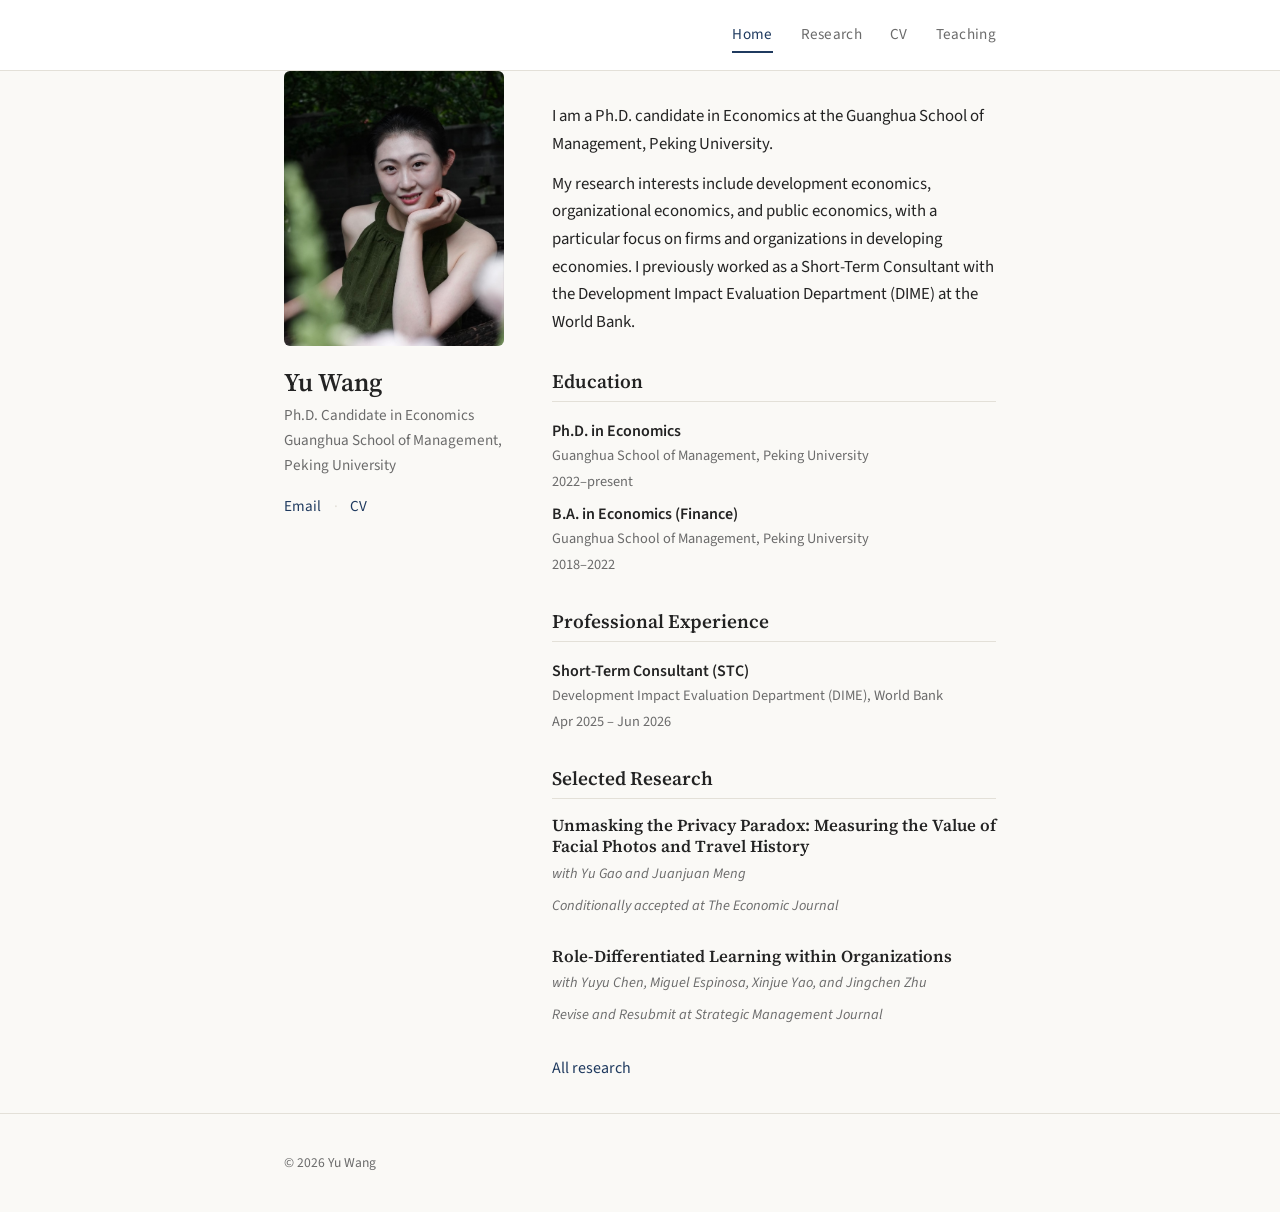
<file: index.html>
<!DOCTYPE html>
<html lang="en">
<head>
<meta charset="UTF-8">
<meta name="viewport" content="width=device-width, initial-scale=1.0">
<title>Yu Wang | Economics Ph.D. Candidate, Peking University</title>
<link rel="preconnect" href="https://fonts.googleapis.com">
<link rel="preconnect" href="https://fonts.gstatic.com" crossorigin>
<link href="https://fonts.googleapis.com/css2?family=Source+Sans+3:ital,wght@0,400;0,600;1,400&family=Source+Serif+4:wght@600;700&display=swap" rel="stylesheet">
<link rel="stylesheet" href="css/style.css">
</head>
<body>
<header class="site-header">
  <div class="container header-inner">
    <button class="nav-toggle" id="navToggle" aria-label="Toggle navigation" aria-expanded="false">
      <span></span><span></span><span></span>
    </button>
    <nav class="site-nav" id="siteNav">
      <a href="index.html" class="active">Home</a>
      <a href="research.html">Research</a>
      <a href="cv.html">CV</a>
      <a href="teaching.html">Teaching</a>
    </nav>
  </div>
</header>

<main class="container">
  <div class="home-grid">
    <aside class="home-sidebar">
      <div class="profile-photo">
        <img src="images/profile.jpg" alt="Yu Wang" onerror="this.parentElement.classList.add('no-photo')">
      </div>
      <h1>Yu Wang</h1>
      <p class="subtitle">Ph.D. Candidate in Economics<br>Guanghua School of Management, Peking University</p>
      <p class="links-row">
        <a href="mailto:yuphylliswang@gmail.com">Email</a>
        <span class="dot">·</span>
        <a href="cv.html">CV</a>
      </p>
    </aside>

    <div class="home-main">
      <div class="bio">
        <p>I am a Ph.D. candidate in Economics at the Guanghua School of Management, Peking University.</p>
        <p>My research interests include development economics, organizational economics, and public economics, with a particular focus on firms and organizations in developing economies. I previously worked as a Short-Term Consultant with the Development Impact Evaluation Department (DIME) at the World Bank.</p>
      </div>

      <section class="cv-section">
        <h2>Education</h2>
        <div class="cv-item">
          <div class="cv-item-main">
            <span class="cv-role">Ph.D. in Economics</span>
            <span class="cv-org">Guanghua School of Management, Peking University</span>
          </div>
          <span class="cv-date">2022–present</span>
        </div>
        <div class="cv-item">
          <div class="cv-item-main">
            <span class="cv-role">B.A. in Economics (Finance)</span>
            <span class="cv-org">Guanghua School of Management, Peking University</span>
          </div>
          <span class="cv-date">2018–2022</span>
        </div>
      </section>

      <section class="cv-section">
        <h2>Professional Experience</h2>
        <div class="cv-item">
          <div class="cv-item-main">
            <span class="cv-role">Short-Term Consultant (STC)</span>
            <span class="cv-org">Development Impact Evaluation Department (DIME), World Bank</span>
          </div>
          <span class="cv-date">Apr 2025 – Jun 2026</span>
        </div>
      </section>

      <section class="cv-section">
        <h2>Selected Research</h2>
        <div class="paper-entry">
          <h3 class="paper-title">Unmasking the Privacy Paradox: Measuring the Value of Facial Photos and Travel History</h3>
          <p class="paper-meta">with Yu Gao and Juanjuan Meng</p>
          <p class="paper-meta">Conditionally accepted at <em>The Economic Journal</em></p>
        </div>
        <div class="paper-entry">
          <h3 class="paper-title">Role-Differentiated Learning within Organizations</h3>
          <p class="paper-meta">with Yuyu Chen, Miguel Espinosa, Xinjue Yao, and Jingchen Zhu</p>
          <p class="paper-meta">Revise and Resubmit at <em>Strategic Management Journal</em></p>
        </div>
        <p><a href="research.html">All research</a></p>
      </section>
    </div>
  </div>
</main>

<footer class="site-footer">
  <div class="container">
    <p>&copy; <span id="year">2026</span> Yu Wang</p>
  </div>
</footer>

<script src="js/main.js"></script>
</body>
</html>
</file>
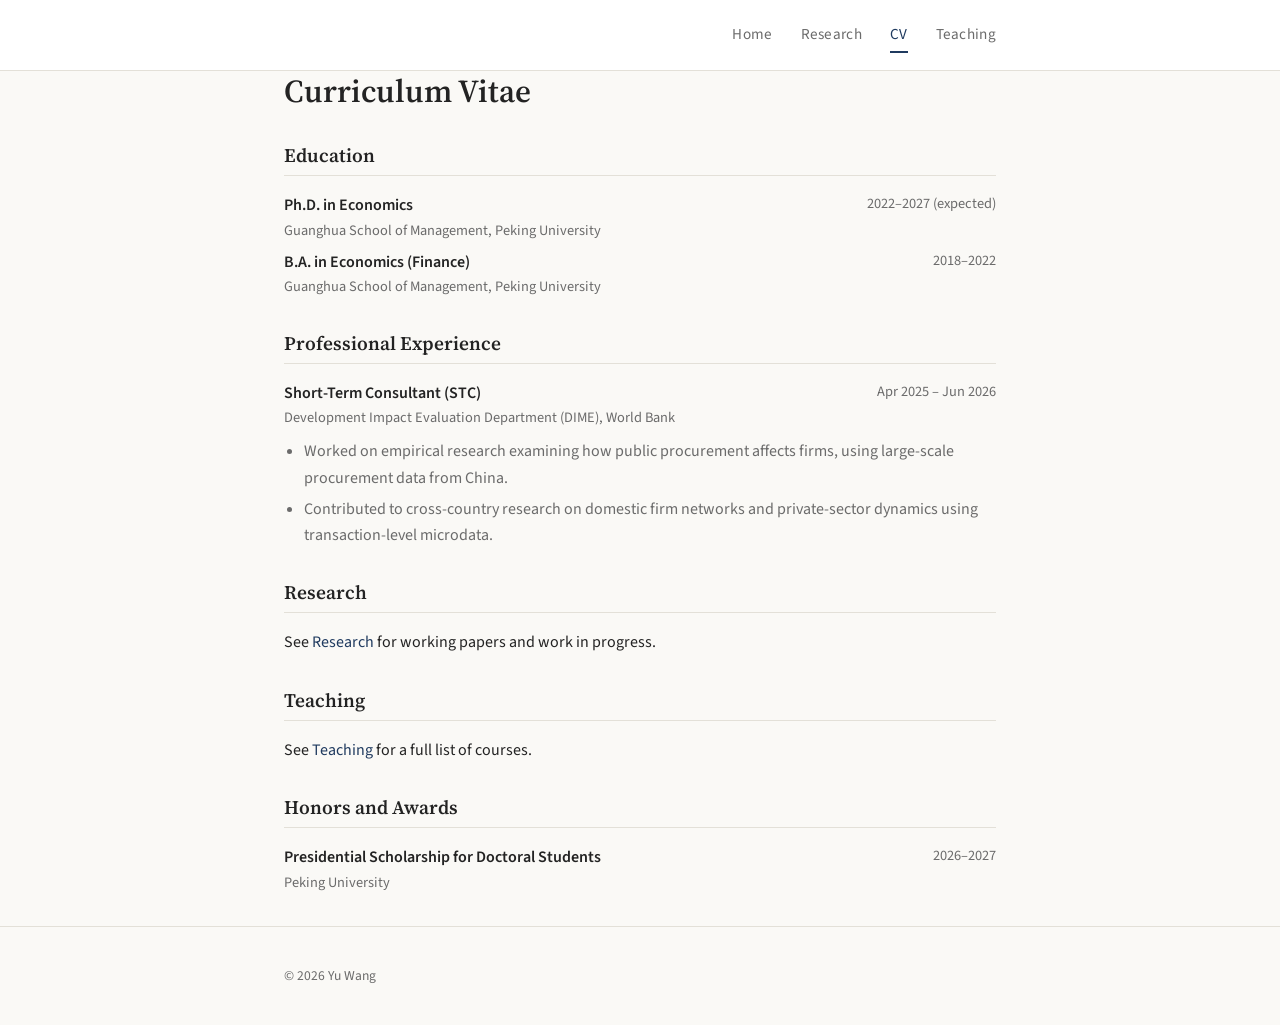
<file: cv.html>
<!DOCTYPE html>
<html lang="en">
<head>
<meta charset="UTF-8">
<meta name="viewport" content="width=device-width, initial-scale=1.0">
<title>CV | Yu Wang, Economics Ph.D. Candidate, Peking University</title>
<link rel="preconnect" href="https://fonts.googleapis.com">
<link rel="preconnect" href="https://fonts.gstatic.com" crossorigin>
<link href="https://fonts.googleapis.com/css2?family=Source+Sans+3:ital,wght@0,400;0,600;1,400&family=Source+Serif+4:wght@600;700&display=swap" rel="stylesheet">
<link rel="stylesheet" href="css/style.css">
</head>
<body>
<header class="site-header">
  <div class="container header-inner">
    <button class="nav-toggle" id="navToggle" aria-label="Toggle navigation" aria-expanded="false">
      <span></span><span></span><span></span>
    </button>
    <nav class="site-nav" id="siteNav">
      <a href="index.html">Home</a>
      <a href="research.html">Research</a>
      <a href="cv.html" class="active">CV</a>
      <a href="teaching.html">Teaching</a>
    </nav>
  </div>
</header>

<main class="container">
  <h1>Curriculum Vitae</h1>

  <section class="cv-section">
    <h2>Education</h2>
    <div class="cv-item">
      <div class="cv-item-main">
        <span class="cv-role">Ph.D. in Economics</span>
        <span class="cv-org">Guanghua School of Management, Peking University</span>
      </div>
      <span class="cv-date">2022–2027 (expected)</span>
    </div>
    <div class="cv-item">
      <div class="cv-item-main">
        <span class="cv-role">B.A. in Economics (Finance)</span>
        <span class="cv-org">Guanghua School of Management, Peking University</span>
      </div>
      <span class="cv-date">2018–2022</span>
    </div>
  </section>

  <section class="cv-section">
    <h2>Professional Experience</h2>
    <div class="cv-item">
      <div class="cv-item-main">
        <span class="cv-role">Short-Term Consultant (STC)</span>
        <span class="cv-org">Development Impact Evaluation Department (DIME), World Bank</span>
      </div>
      <span class="cv-date">Apr 2025 – Jun 2026</span>
    </div>
    <ul class="cv-bullets">
      <li>Worked on empirical research examining how public procurement affects firms, using large-scale procurement data from China.</li>
      <li>Contributed to cross-country research on domestic firm networks and private-sector dynamics using transaction-level microdata.</li>
    </ul>
  </section>

  <section class="cv-section">
    <h2>Research</h2>
    <p>See <a href="research.html">Research</a> for working papers and work in progress.</p>
  </section>

  <section class="cv-section">
    <h2>Teaching</h2>
    <p>See <a href="teaching.html">Teaching</a> for a full list of courses.</p>
  </section>

  <section class="cv-section">
    <h2>Honors and Awards</h2>
    <div class="cv-item">
      <div class="cv-item-main">
        <span class="cv-role">Presidential Scholarship for Doctoral Students</span>
        <span class="cv-org">Peking University</span>
      </div>
      <span class="cv-date">2026–2027</span>
    </div>
  </section>
</main>

<footer class="site-footer">
  <div class="container">
    <p>&copy; <span id="year">2026</span> Yu Wang</p>
  </div>
</footer>

<script src="js/main.js"></script>
</body>
</html>
</file>
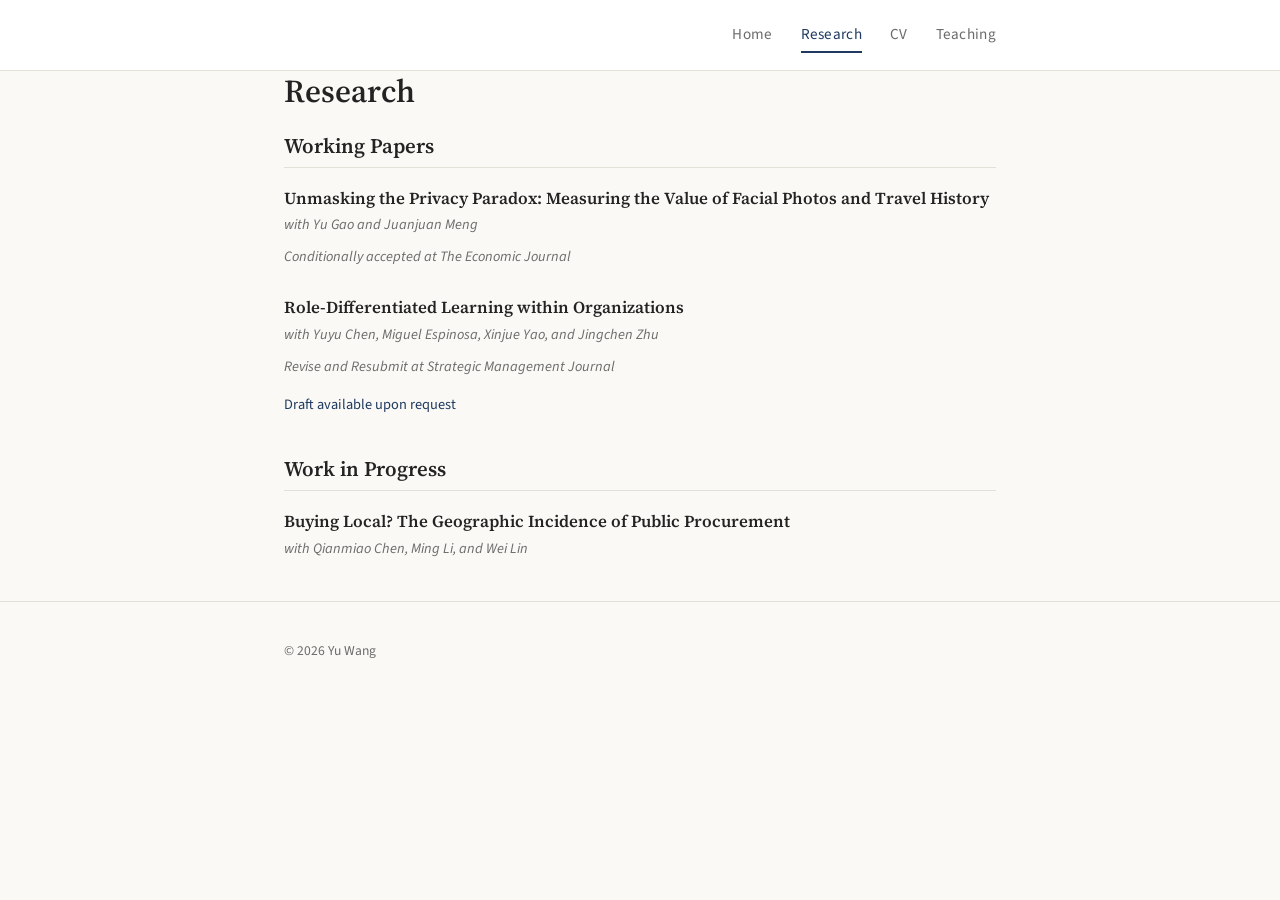
<file: research.html>
<!DOCTYPE html>
<html lang="en">
<head>
<meta charset="UTF-8">
<meta name="viewport" content="width=device-width, initial-scale=1.0">
<title>Research | Yu Wang, Peking University</title>
<link rel="preconnect" href="https://fonts.googleapis.com">
<link rel="preconnect" href="https://fonts.gstatic.com" crossorigin>
<link href="https://fonts.googleapis.com/css2?family=Source+Sans+3:ital,wght@0,400;0,600;1,400&family=Source+Serif+4:wght@600;700&display=swap" rel="stylesheet">
<link rel="stylesheet" href="css/style.css">
</head>
<body>
<header class="site-header">
  <div class="container header-inner">
    <button class="nav-toggle" id="navToggle" aria-label="Toggle navigation" aria-expanded="false">
      <span></span><span></span><span></span>
    </button>
    <nav class="site-nav" id="siteNav">
      <a href="index.html">Home</a>
      <a href="research.html" class="active">Research</a>
      <a href="cv.html">CV</a>
      <a href="teaching.html">Teaching</a>
    </nav>
  </div>
</header>

<main class="container">
  <h1>Research</h1>

  <section class="research-section">
    <h2>Working Papers</h2>

    <div class="paper-entry">
      <h3 class="paper-title">Unmasking the Privacy Paradox: Measuring the Value of Facial Photos and Travel History</h3>
      <p class="paper-meta">with Yu Gao and Juanjuan Meng</p>
      <p class="paper-meta">Conditionally accepted at <em>The Economic Journal</em></p>
    </div>

    <div class="paper-entry">
      <h3 class="paper-title">Role-Differentiated Learning within Organizations</h3>
      <p class="paper-meta">with Yuyu Chen, Miguel Espinosa, Xinjue Yao, and Jingchen Zhu</p>
      <p class="paper-meta">Revise and Resubmit at <em>Strategic Management Journal</em></p>
      <p class="paper-links">
        <a href="mailto:yuphylliswang@gmail.com?subject=Draft request">Draft available upon request</a>
      </p>
    </div>
  </section>

  <section class="research-section">
    <h2>Work in Progress</h2>
    <div class="paper-entry">
      <h3 class="paper-title">Buying Local? The Geographic Incidence of Public Procurement</h3>
      <p class="paper-meta">with Qianmiao Chen, Ming Li, and Wei Lin</p>
    </div>
  </section>
</main>

<footer class="site-footer">
  <div class="container">
    <p>&copy; <span id="year">2026</span> Yu Wang</p>
  </div>
</footer>

<script src="js/main.js"></script>
</body>
</html>
</file>
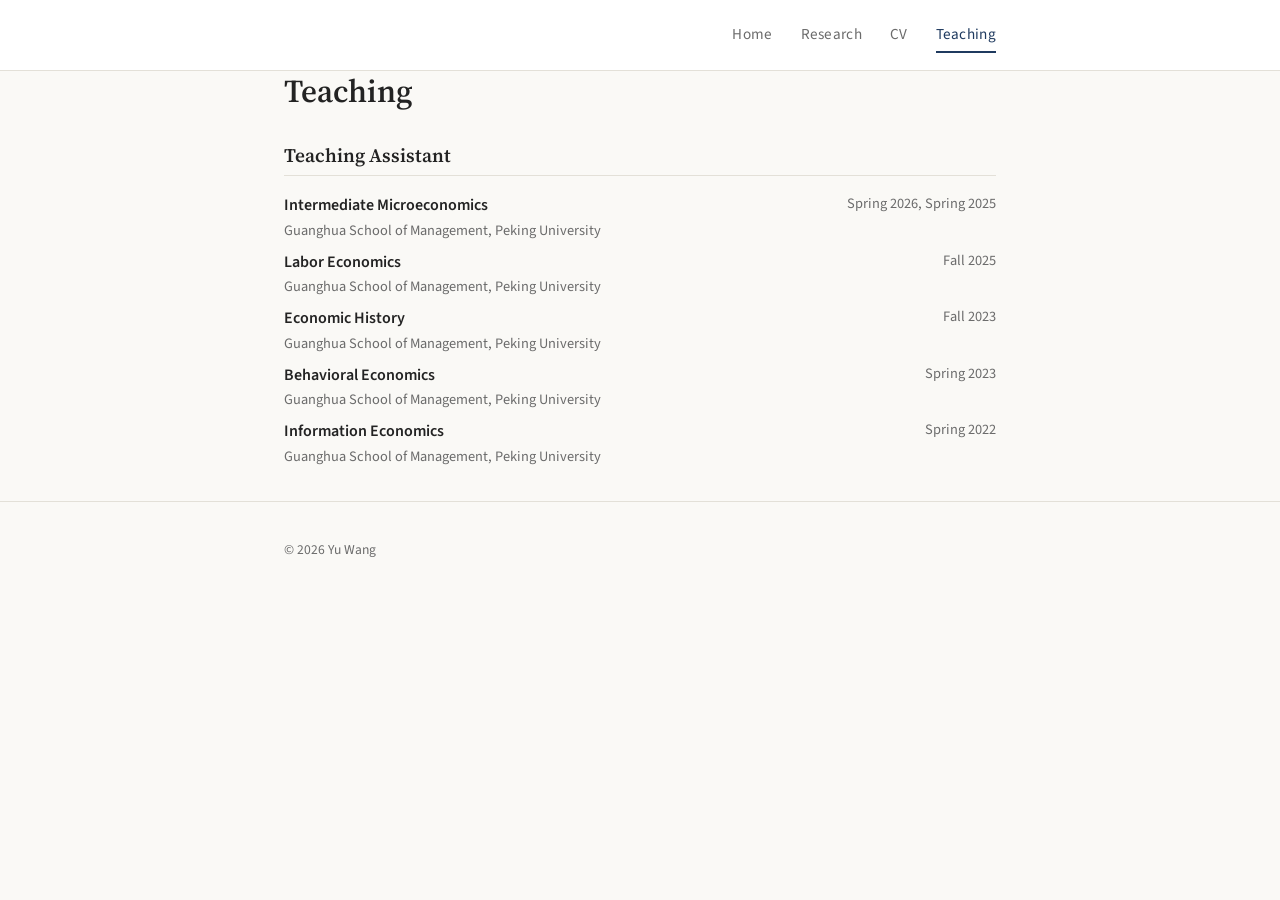
<file: teaching.html>
<!DOCTYPE html>
<html lang="en">
<head>
<meta charset="UTF-8">
<meta name="viewport" content="width=device-width, initial-scale=1.0">
<title>Teaching | Yu Wang, Peking University</title>
<link rel="preconnect" href="https://fonts.googleapis.com">
<link rel="preconnect" href="https://fonts.gstatic.com" crossorigin>
<link href="https://fonts.googleapis.com/css2?family=Source+Sans+3:ital,wght@0,400;0,600;1,400&family=Source+Serif+4:wght@600;700&display=swap" rel="stylesheet">
<link rel="stylesheet" href="css/style.css">
</head>
<body>
<header class="site-header">
  <div class="container header-inner">
    <button class="nav-toggle" id="navToggle" aria-label="Toggle navigation" aria-expanded="false">
      <span></span><span></span><span></span>
    </button>
    <nav class="site-nav" id="siteNav">
      <a href="index.html">Home</a>
      <a href="research.html">Research</a>
      <a href="cv.html">CV</a>
      <a href="teaching.html" class="active">Teaching</a>
    </nav>
  </div>
</header>

<main class="container">
  <h1>Teaching</h1>

  <section class="cv-section">
    <h2>Teaching Assistant</h2>
    <div class="cv-item">
      <div class="cv-item-main">
        <span class="cv-role">Intermediate Microeconomics</span>
        <span class="cv-org">Guanghua School of Management, Peking University</span>
      </div>
      <span class="cv-date">Spring 2026, Spring 2025</span>
    </div>
    <div class="cv-item">
      <div class="cv-item-main">
        <span class="cv-role">Labor Economics</span>
        <span class="cv-org">Guanghua School of Management, Peking University</span>
      </div>
      <span class="cv-date">Fall 2025</span>
    </div>
    <div class="cv-item">
      <div class="cv-item-main">
        <span class="cv-role">Economic History</span>
        <span class="cv-org">Guanghua School of Management, Peking University</span>
      </div>
      <span class="cv-date">Fall 2023</span>
    </div>
    <div class="cv-item">
      <div class="cv-item-main">
        <span class="cv-role">Behavioral Economics</span>
        <span class="cv-org">Guanghua School of Management, Peking University</span>
      </div>
      <span class="cv-date">Spring 2023</span>
    </div>
    <div class="cv-item">
      <div class="cv-item-main">
        <span class="cv-role">Information Economics</span>
        <span class="cv-org">Guanghua School of Management, Peking University</span>
      </div>
      <span class="cv-date">Spring 2022</span>
    </div>
  </section>
</main>

<footer class="site-footer">
  <div class="container">
    <p>&copy; <span id="year">2026</span> Yu Wang</p>
  </div>
</footer>

<script src="js/main.js"></script>
</body>
</html>
</file>
<file: css/style.css>
:root {
  --color-bg: #faf9f6;
  --color-surface: #ffffff;
  --color-text: #232323;
  --color-text-light: #6b6b6b;
  --color-accent: #1f3a5f;
  --color-border: #e3e0d8;
  --font-serif: "Source Serif 4", Georgia, Cambria, "Times New Roman", Times, serif;
  --font-sans: "Source Sans 3", -apple-system, BlinkMacSystemFont, "Segoe UI", Roboto, Helvetica, Arial, sans-serif;
  --max-width: 760px;
}

* { box-sizing: border-box; }

body {
  margin: 0;
  background: var(--color-bg);
  color: var(--color-text);
  font-family: var(--font-sans);
  line-height: 1.65;
  -webkit-font-smoothing: antialiased;
}

.container {
  max-width: var(--max-width);
  margin: 0 auto;
  padding: 0 1.5rem;
}

a {
  color: var(--color-accent);
  text-decoration: none;
}
a:hover { text-decoration: underline; }

h1, h2, h3 {
  font-family: var(--font-serif);
  font-weight: 600;
  line-height: 1.25;
}

/* Header */
.site-header {
  border-bottom: 1px solid var(--color-border);
  background: var(--color-surface);
}
.header-inner {
  display: flex;
  align-items: center;
  justify-content: flex-end;
  padding-top: 1.1rem;
  padding-bottom: 1.1rem;
  flex-wrap: wrap;
}

.site-nav {
  display: flex;
  gap: 1.75rem;
}
.site-nav a {
  color: var(--color-text-light);
  font-size: 0.95rem;
  letter-spacing: 0.02em;
  padding: 0.25rem 0;
  border-bottom: 2px solid transparent;
}
.site-nav a:hover { color: var(--color-accent); text-decoration: none; }
.site-nav a.active {
  color: var(--color-accent);
  border-bottom-color: var(--color-accent);
}

.nav-toggle {
  display: none;
  flex-direction: column;
  justify-content: space-between;
  width: 22px;
  height: 16px;
  background: none;
  border: none;
  cursor: pointer;
  padding: 0;
}
.nav-toggle span {
  display: block;
  height: 2px;
  width: 100%;
  background: var(--color-text);
}

/* Main */
main { padding: 3rem 0 4rem; }
main.container > h1:first-child { margin-top: 0; }

.page-intro {
  color: var(--color-text-light);
  margin-top: -0.5rem;
}

/* Home page layout */
.home-grid {
  display: flex;
  gap: 3rem;
  align-items: flex-start;
}
.home-sidebar {
  width: 220px;
  flex-shrink: 0;
}
.home-sidebar .profile-photo {
  width: 100%;
  aspect-ratio: 4 / 5;
  border-radius: 6px;
  overflow: hidden;
  background: var(--color-accent);
  margin-bottom: 1.25rem;
}
.profile-photo img {
  width: 100%;
  height: 100%;
  object-fit: cover;
  display: block;
}
.profile-photo.no-photo img { display: none; }

.home-sidebar h1 { margin: 0 0 0.3rem; font-size: 1.6rem; }
.subtitle {
  color: var(--color-text-light);
  margin: 0 0 1rem;
  font-size: 0.95rem;
}

.home-main { flex: 1; min-width: 0; }
.bio { margin: 2rem 0 2rem; font-size: 1.05rem; }
.bio p { margin: 0 0 0.75rem; }
.bio p:last-child { margin-bottom: 0; }

.links-row { font-size: 0.95rem; }
.links-row .dot {
  color: var(--color-border);
  margin: 0 0.6rem;
}

/* Research page */
.research-section { margin-bottom: 2.5rem; }
.research-section h2 {
  font-size: 1.3rem;
  border-bottom: 1px solid var(--color-border);
  padding-bottom: 0.5rem;
  margin-bottom: 1.25rem;
}
.paper-entry { margin-bottom: 1.75rem; }
.paper-title { font-size: 1.05rem; margin: 0 0 0.3rem; }
.paper-meta {
  color: var(--color-text-light);
  font-style: italic;
  font-size: 0.9rem;
  margin: 0 0 0.5rem;
}
.paper-abstract { margin: 0 0 0.5rem; }
.paper-links { font-size: 0.9rem; }
.paper-links .dot { color: var(--color-border); margin: 0 0.6rem; }

/* CV page */
.cv-section { margin: 2rem 0; }
.cv-section h2 {
  font-size: 1.2rem;
  border-bottom: 1px solid var(--color-border);
  padding-bottom: 0.5rem;
  margin-bottom: 1rem;
}
.cv-item {
  display: flex;
  justify-content: space-between;
  gap: 1rem;
  margin-bottom: 0.4rem;
  flex-wrap: wrap;
}

/* The home page's right column is narrower than the CV page, so role/org
   plus date don't reliably fit on one line. Stack date below instead of
   letting it wrap inconsistently from entry to entry. */
.home-main .cv-item {
  flex-direction: column;
  align-items: flex-start;
  gap: 0.15rem;
}
.cv-item-main { display: flex; flex-direction: column; }
.cv-role { font-weight: 600; }
.cv-org { color: var(--color-text-light); font-size: 0.9rem; }
.cv-date {
  color: var(--color-text-light);
  font-size: 0.9rem;
  white-space: nowrap;
}
.cv-bullets {
  margin: 0.5rem 0 1.25rem;
  padding-left: 1.25rem;
  color: var(--color-text-light);
}
.cv-bullets li { margin-bottom: 0.3rem; }

/* Footer */
.site-footer {
  border-top: 1px solid var(--color-border);
  padding: 1.5rem 0;
  color: var(--color-text-light);
  font-size: 0.85rem;
}

/* Mobile */
@media (max-width: 700px) {
  .nav-toggle { display: flex; }
  .site-nav {
    display: none;
    flex-direction: column;
    gap: 0.75rem;
    width: 100%;
    padding-top: 0.75rem;
  }
  .site-nav.open { display: flex; }
  .home-grid { flex-direction: column; align-items: center; }
  .home-sidebar { width: 100%; max-width: 260px; text-align: center; }
  .home-main { width: 100%; }
}
</file>
